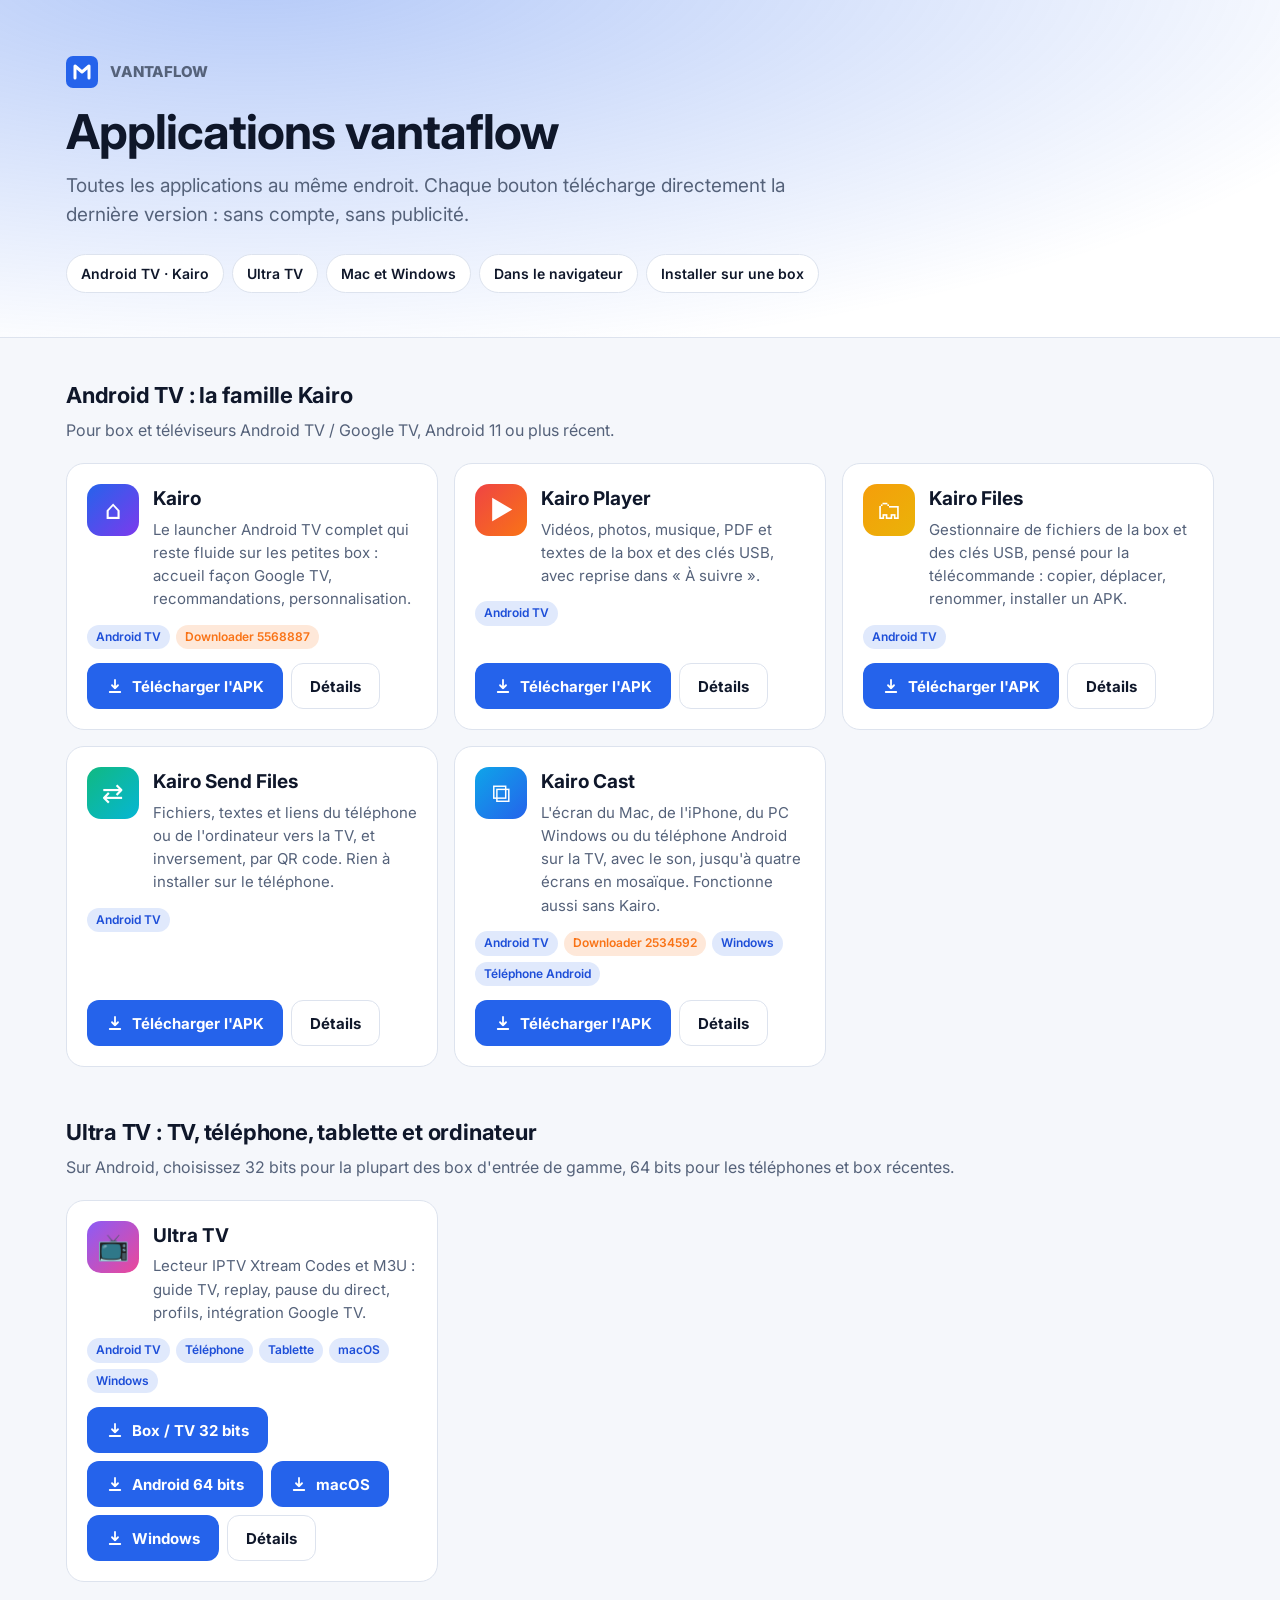
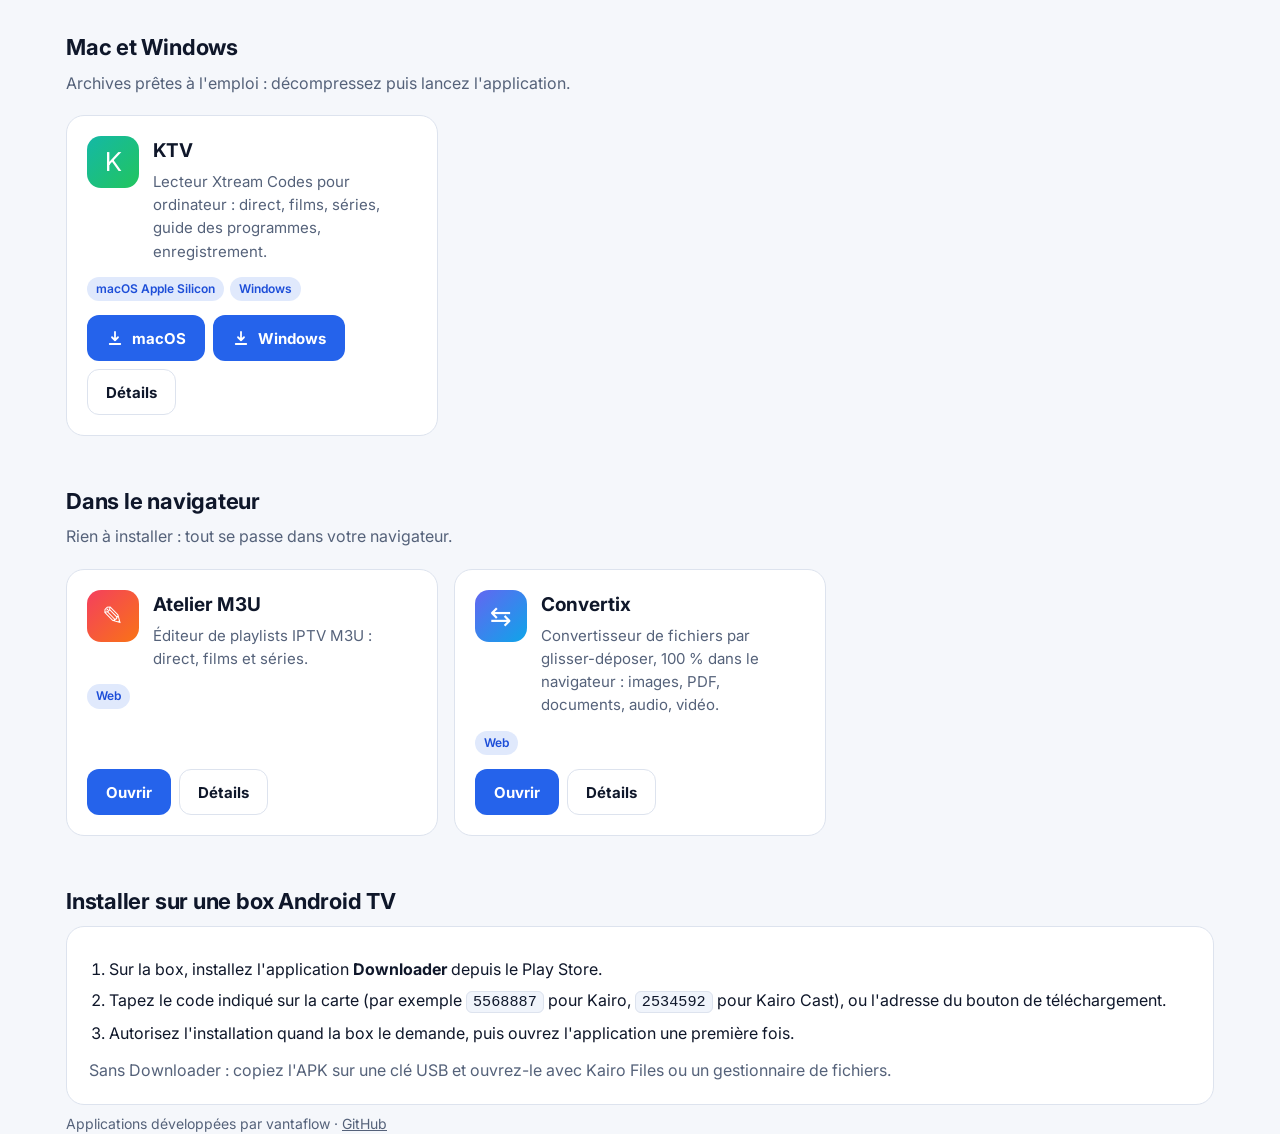
<file: index.html>
<!doctype html>
<html lang="fr">
<head>
<meta charset="utf-8">
<meta name="viewport" content="width=device-width, initial-scale=1">
<title>Applications vantaflow</title>
<meta property="og:type" content="website">
<meta property="og:locale" content="fr_FR">
<meta property="og:title" content="Applications vantaflow">
<meta property="og:description" content="Toutes les applications vantaflow, avec téléchargement direct de la dernière version.">
<meta property="og:url" content="https://vantaflow.github.io/apps/">
<meta name="description" content="Toutes les applications vantaflow : Kairo, Kairo Player, Kairo Files, Kairo Send Files, Kairo Cast, Ultra TV, KTV… Téléchargement direct de la dernière version.">
<link rel="icon" href="data:image/svg+xml,%3Csvg xmlns='http://www.w3.org/2000/svg' viewBox='0 0 64 64'%3E%3Crect width='64' height='64' rx='14' fill='%232563eb'/%3E%3Cpath d='M18 44V20l14 12 14-12v24' fill='none' stroke='white' stroke-width='6' stroke-linecap='round' stroke-linejoin='round'/%3E%3C/svg%3E">
<link rel="preconnect" href="https://fonts.googleapis.com">
<link rel="preconnect" href="https://fonts.gstatic.com" crossorigin>
<link href="https://fonts.googleapis.com/css2?family=Inter:wght@400;500;600;700;800&display=swap" rel="stylesheet">
<link rel="stylesheet" href="style.css">
</head>
<body>
<header class="hero">
  <div class="wrap">
    <div class="brand">
      <svg viewBox="0 0 64 64" aria-hidden="true"><rect width="64" height="64" rx="14" fill="#2563eb"/><path d="M18 44V20l14 12 14-12v24" fill="none" stroke="#fff" stroke-width="6" stroke-linecap="round" stroke-linejoin="round"/></svg>
      vantaflow
    </div>
    <h1>Applications vantaflow</h1>
    <p class="lead">Toutes les applications au même endroit. Chaque bouton télécharge directement la dernière version : sans compte, sans publicité.</p>
    <nav class="jump" aria-label="Sections">
      <a href="#kairo">Android TV · Kairo</a>
      <a href="#ultra">Ultra TV</a>
      <a href="#desktop">Mac et Windows</a>
      <a href="#web">Dans le navigateur</a>
      <a href="#installer">Installer sur une box</a>
    </nav>
  </div>
</header>

<main class="wrap">
  <section id="kairo">
    <h2>Android TV : la famille Kairo</h2>
    <p class="sub">Pour box et téléviseurs Android TV / Google TV, Android 11 ou plus récent.</p>
    <div class="grid">

      <article class="card">
        <div class="top"><div class="ico" style="background:linear-gradient(135deg,#2563eb,#7c3aed)">⌂</div>
          <div><h3>Kairo</h3><p>Le launcher Android TV complet qui reste fluide sur les petites box : accueil façon Google TV, recommandations, personnalisation.</p></div></div>
        <div class="tags"><span class="tag">Android TV</span><span class="tag dl">Downloader 5568887</span></div>
        <div class="actions">
          <a class="btn primary" href="https://github.com/vantaflow/kairo/releases/latest/download/kairo.apk"><svg viewBox="0 0 24 24" fill="none" stroke="currentColor" stroke-width="2.4" stroke-linecap="round" stroke-linejoin="round" aria-hidden="true"><path d="M12 4v11m0 0-4-4m4 4 4-4M5 20h14"/></svg>Télécharger l'APK</a>
          <a class="btn ghost" href="kairo/">Détails</a>
        </div>
      </article>

      <article class="card">
        <div class="top"><div class="ico" style="background:linear-gradient(135deg,#ef4444,#f97316)">▶</div>
          <div><h3>Kairo Player</h3><p>Vidéos, photos, musique, PDF et textes de la box et des clés USB, avec reprise dans « À suivre ».</p></div></div>
        <div class="tags"><span class="tag">Android TV</span></div>
        <div class="actions">
          <a class="btn primary" href="https://github.com/vantaflow/kairo/releases/latest/download/kairo-player.apk"><svg viewBox="0 0 24 24" fill="none" stroke="currentColor" stroke-width="2.4" stroke-linecap="round" stroke-linejoin="round" aria-hidden="true"><path d="M12 4v11m0 0-4-4m4 4 4-4M5 20h14"/></svg>Télécharger l'APK</a>
          <a class="btn ghost" href="kairo-player/">Détails</a>
        </div>
      </article>

      <article class="card">
        <div class="top"><div class="ico" style="background:linear-gradient(135deg,#f59e0b,#eab308)">🗂</div>
          <div><h3>Kairo Files</h3><p>Gestionnaire de fichiers de la box et des clés USB, pensé pour la télécommande : copier, déplacer, renommer, installer un APK.</p></div></div>
        <div class="tags"><span class="tag">Android TV</span></div>
        <div class="actions">
          <a class="btn primary" href="https://github.com/vantaflow/kairo/releases/latest/download/kairo-files.apk"><svg viewBox="0 0 24 24" fill="none" stroke="currentColor" stroke-width="2.4" stroke-linecap="round" stroke-linejoin="round" aria-hidden="true"><path d="M12 4v11m0 0-4-4m4 4 4-4M5 20h14"/></svg>Télécharger l'APK</a>
          <a class="btn ghost" href="kairo-files/">Détails</a>
        </div>
      </article>

      <article class="card">
        <div class="top"><div class="ico" style="background:linear-gradient(135deg,#10b981,#06b6d4)">⇄</div>
          <div><h3>Kairo Send Files</h3><p>Fichiers, textes et liens du téléphone ou de l'ordinateur vers la TV, et inversement, par QR code. Rien à installer sur le téléphone.</p></div></div>
        <div class="tags"><span class="tag">Android TV</span></div>
        <div class="actions">
          <a class="btn primary" href="https://github.com/vantaflow/kairo/releases/latest/download/kairo-send.apk"><svg viewBox="0 0 24 24" fill="none" stroke="currentColor" stroke-width="2.4" stroke-linecap="round" stroke-linejoin="round" aria-hidden="true"><path d="M12 4v11m0 0-4-4m4 4 4-4M5 20h14"/></svg>Télécharger l'APK</a>
          <a class="btn ghost" href="kairo-send/">Détails</a>
        </div>
      </article>

      <article class="card">
        <div class="top"><div class="ico" style="background:linear-gradient(135deg,#0ea5e9,#2563eb)">⧉</div>
          <div><h3>Kairo Cast</h3><p>L'écran du Mac, de l'iPhone, du PC Windows ou du téléphone Android sur la TV, avec le son, jusqu'à quatre écrans en mosaïque. Fonctionne aussi sans Kairo.</p></div></div>
        <div class="tags"><span class="tag">Android TV</span><span class="tag dl">Downloader 2534592</span><span class="tag">Windows</span><span class="tag">Téléphone Android</span></div>
        <div class="actions">
          <a class="btn primary" href="https://github.com/vantaflow/kairo-cast/releases/latest/download/kairo-cast.apk"><svg viewBox="0 0 24 24" fill="none" stroke="currentColor" stroke-width="2.4" stroke-linecap="round" stroke-linejoin="round" aria-hidden="true"><path d="M12 4v11m0 0-4-4m4 4 4-4M5 20h14"/></svg>Télécharger l'APK</a>
          <a class="btn ghost" href="kairo-cast/">Détails</a>
        </div>
      </article>

    </div>
  </section>

  <section id="ultra">
    <h2>Ultra TV : TV, téléphone, tablette et ordinateur</h2>
    <p class="sub">Sur Android, choisissez 32 bits pour la plupart des box d'entrée de gamme, 64 bits pour les téléphones et box récentes.</p>
    <div class="grid">
      <article class="card">
        <div class="top"><div class="ico" style="background:linear-gradient(135deg,#8b5cf6,#ec4899)">📺</div>
          <div><h3>Ultra TV</h3><p>Lecteur IPTV Xtream Codes et M3U : guide TV, replay, pause du direct, profils, intégration Google TV.</p></div></div>
        <div class="tags"><span class="tag">Android TV</span><span class="tag">Téléphone</span><span class="tag">Tablette</span><span class="tag">macOS</span><span class="tag">Windows</span></div>
        <div class="actions">
          <a class="btn primary" href="https://github.com/vantaflow/ultra-tv/releases/latest/download/UltraTV-armeabi-v7a.apk"><svg viewBox="0 0 24 24" fill="none" stroke="currentColor" stroke-width="2.4" stroke-linecap="round" stroke-linejoin="round" aria-hidden="true"><path d="M12 4v11m0 0-4-4m4 4 4-4M5 20h14"/></svg>Box / TV 32 bits</a>
          <a class="btn primary" href="https://github.com/vantaflow/ultra-tv/releases/latest/download/UltraTV-arm64-v8a.apk"><svg viewBox="0 0 24 24" fill="none" stroke="currentColor" stroke-width="2.4" stroke-linecap="round" stroke-linejoin="round" aria-hidden="true"><path d="M12 4v11m0 0-4-4m4 4 4-4M5 20h14"/></svg>Android 64 bits</a>
          <a class="btn primary" id="ultra-mac" href="https://github.com/vantaflow/ultra-tv/releases/download/desktop-v1.2.37/UltraTV-1.2.37-mac-universal.dmg"><svg viewBox="0 0 24 24" fill="none" stroke="currentColor" stroke-width="2.4" stroke-linecap="round" stroke-linejoin="round" aria-hidden="true"><path d="M12 4v11m0 0-4-4m4 4 4-4M5 20h14"/></svg>macOS</a>
          <a class="btn primary" id="ultra-win" href="https://github.com/vantaflow/ultra-tv/releases/download/desktop-v1.2.37/UltraTV-1.2.37-win-x64.exe"><svg viewBox="0 0 24 24" fill="none" stroke="currentColor" stroke-width="2.4" stroke-linecap="round" stroke-linejoin="round" aria-hidden="true"><path d="M12 4v11m0 0-4-4m4 4 4-4M5 20h14"/></svg>Windows</a>
          <a class="btn ghost" href="ultra-tv/">Détails</a>
        </div>
      </article>
    </div>
  </section>

  <section id="desktop">
    <h2>Mac et Windows</h2>
    <p class="sub">Archives prêtes à l'emploi : décompressez puis lancez l'application.</p>
    <div class="grid">
      <article class="card">
        <div class="top"><div class="ico" style="background:linear-gradient(135deg,#14b8a6,#22c55e)">K</div>
          <div><h3>KTV</h3><p>Lecteur Xtream Codes pour ordinateur : direct, films, séries, guide des programmes, enregistrement.</p></div></div>
        <div class="tags"><span class="tag">macOS Apple Silicon</span><span class="tag">Windows</span></div>
        <div class="actions">
          <a class="btn primary" href="https://github.com/vantaflow/ktv/releases/latest/download/KTV-macos-arm64.zip"><svg viewBox="0 0 24 24" fill="none" stroke="currentColor" stroke-width="2.4" stroke-linecap="round" stroke-linejoin="round" aria-hidden="true"><path d="M12 4v11m0 0-4-4m4 4 4-4M5 20h14"/></svg>macOS</a>
          <a class="btn primary" href="https://github.com/vantaflow/ktv/releases/latest/download/KTV-windows-x64.zip"><svg viewBox="0 0 24 24" fill="none" stroke="currentColor" stroke-width="2.4" stroke-linecap="round" stroke-linejoin="round" aria-hidden="true"><path d="M12 4v11m0 0-4-4m4 4 4-4M5 20h14"/></svg>Windows</a>
          <a class="btn ghost" href="ktv/">Détails</a>
        </div>
      </article>
    </div>
  </section>

  <section id="web">
    <h2>Dans le navigateur</h2>
    <p class="sub">Rien à installer : tout se passe dans votre navigateur.</p>
    <div class="grid">
      <article class="card">
        <div class="top"><div class="ico" style="background:linear-gradient(135deg,#f43f5e,#f97316)">✎</div>
          <div><h3>Atelier M3U</h3><p>Éditeur de playlists IPTV M3U : direct, films et séries.</p></div></div>
        <div class="tags"><span class="tag">Web</span></div>
        <div class="actions"><a class="btn primary" href="https://atelier-m3u.pages.dev">Ouvrir</a><a class="btn ghost" href="atelier-m3u/">Détails</a></div>
      </article>
      <article class="card">
        <div class="top"><div class="ico" style="background:linear-gradient(135deg,#6366f1,#0ea5e9)">⇆</div>
          <div><h3>Convertix</h3><p>Convertisseur de fichiers par glisser-déposer, 100 % dans le navigateur : images, PDF, documents, audio, vidéo.</p></div></div>
        <div class="tags"><span class="tag">Web</span></div>
        <div class="actions"><a class="btn primary" href="https://convertix-eh9.pages.dev">Ouvrir</a><a class="btn ghost" href="convertix/">Détails</a></div>
      </article>
    </div>
  </section>

  <section id="installer">
    <h2>Installer sur une box Android TV</h2>
    <div class="help">
      <ol>
        <li>Sur la box, installez l'application <strong>Downloader</strong> depuis le Play Store.</li>
        <li>Tapez le code indiqué sur la carte (par exemple <code>5568887</code> pour Kairo, <code>2534592</code> pour Kairo Cast), ou l'adresse du bouton de téléchargement.</li>
        <li>Autorisez l'installation quand la box le demande, puis ouvrez l'application une première fois.</li>
      </ol>
      <p class="sub" style="margin:12px 0 0">Sans Downloader : copiez l'APK sur une clé USB et ouvrez-le avec Kairo Files ou un gestionnaire de fichiers.</p>
    </div>
  </section>
</main>

<script>
// Ultra TV pour ordinateur : publications « desktop-v… » séparées ; on pointe vers la plus récente.
(async () => {
  try {
    const r = await fetch("https://api.github.com/repos/vantaflow/ultra-tv/releases?per_page=50");
    if (!r.ok) return;
    const rel = (await r.json()).find(x => /^desktop-v/.test(x.tag_name) && !x.draft && !x.prerelease);
    if (!rel) return;
    const pick = re => rel.assets.find(a => re.test(a.name));
    const mac = pick(/mac-universal\.dmg$/), win = pick(/win-x64\.exe$/);
    if (mac) document.getElementById("ultra-mac").href = mac.browser_download_url;
    if (win) document.getElementById("ultra-win").href = win.browser_download_url;
  } catch (e) { /* lien de secours déjà en place */ }
})();
</script>
<footer class="wrap">Applications développées par vantaflow · <a href="https://github.com/vantaflow">GitHub</a></footer>
</body>
</html>
</file>
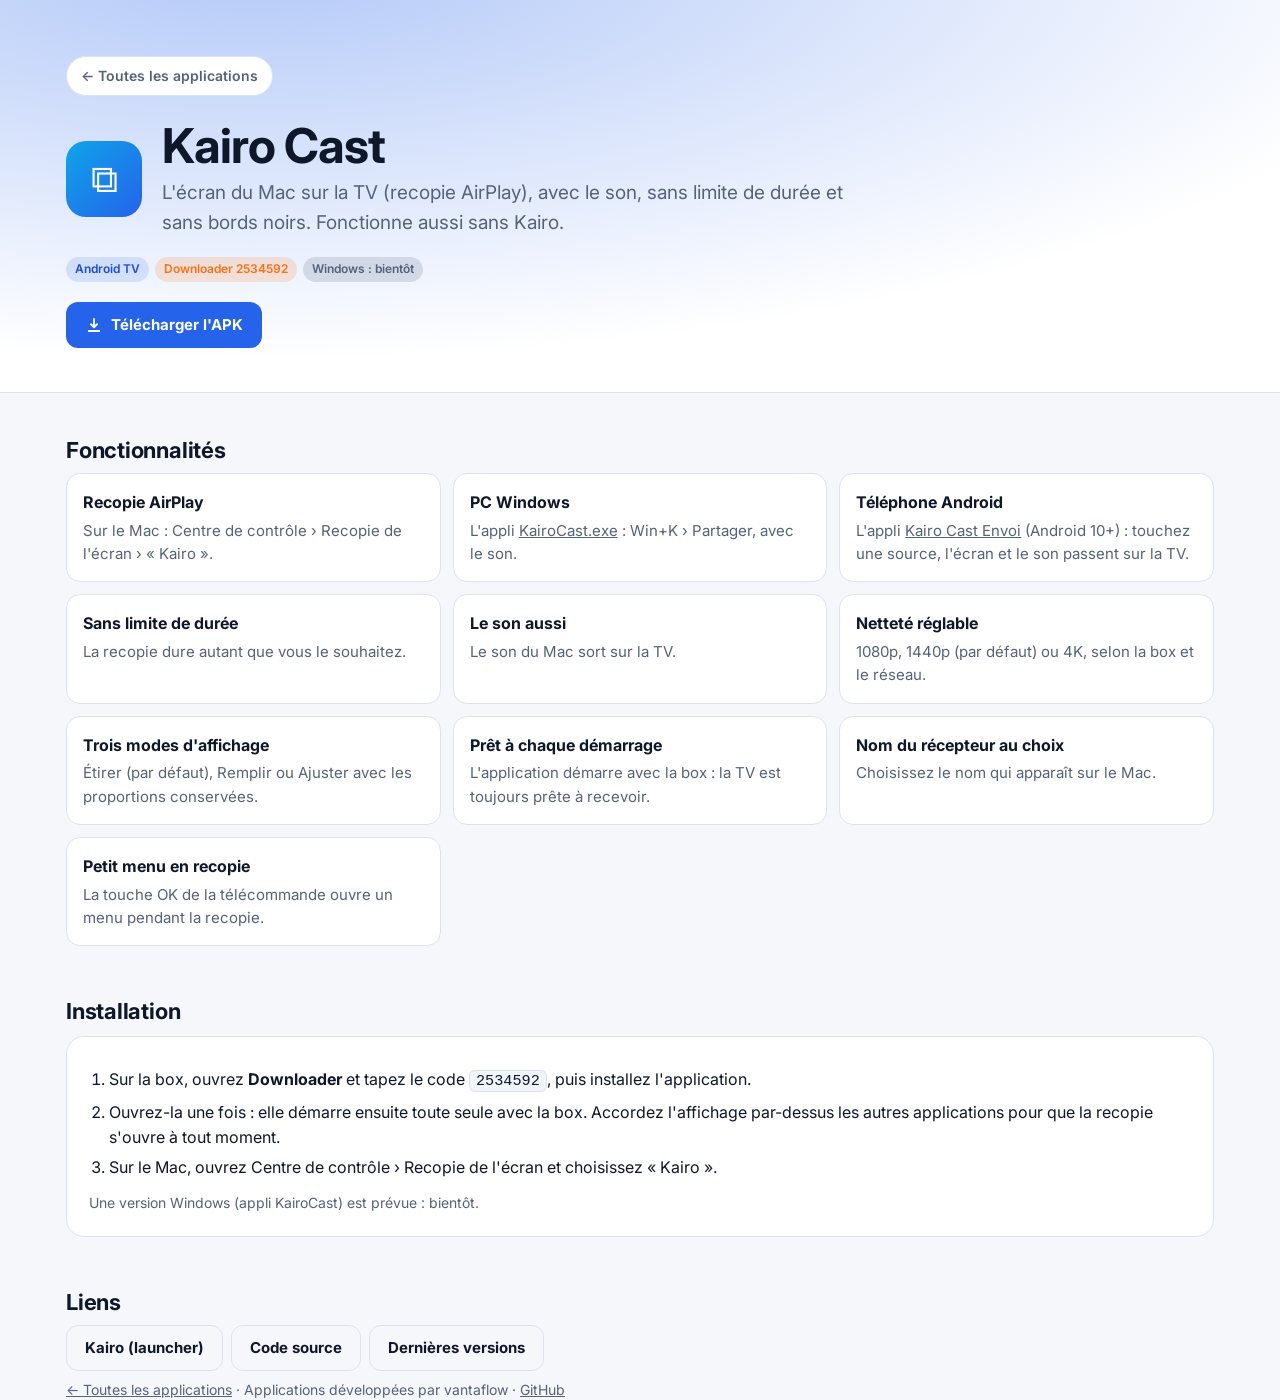
<file: kairo-cast/index.html>
<!doctype html>
<html lang="fr">
<head>
<meta charset="utf-8">
<meta name="viewport" content="width=device-width, initial-scale=1">
<title>Kairo Cast · Applications vantaflow</title>
<meta name="description" content="Kairo Cast : recopiez l&#x27;écran de votre Mac sur une TV Android TV grâce à AirPlay, avec le son et sans limite de durée.">
<meta property="og:type" content="website">
<meta property="og:locale" content="fr_FR">
<meta property="og:site_name" content="Applications vantaflow">
<meta property="og:title" content="Kairo Cast · Applications vantaflow">
<meta property="og:description" content="Kairo Cast : recopiez l&#x27;écran de votre Mac sur une TV Android TV grâce à AirPlay, avec le son et sans limite de durée.">
<meta property="og:url" content="https://vantaflow.github.io/apps/kairo-cast/">
<link rel="icon" href="data:image/svg+xml,%3Csvg xmlns='http://www.w3.org/2000/svg' viewBox='0 0 64 64'%3E%3Crect width='64' height='64' rx='14' fill='%232563eb'/%3E%3Cpath d='M18 44V20l14 12 14-12v24' fill='none' stroke='white' stroke-width='6' stroke-linecap='round' stroke-linejoin='round'/%3E%3C/svg%3E">
<link rel="preconnect" href="https://fonts.googleapis.com">
<link rel="preconnect" href="https://fonts.gstatic.com" crossorigin>
<link href="https://fonts.googleapis.com/css2?family=Inter:wght@400;500;600;700;800&display=swap" rel="stylesheet">
<link rel="stylesheet" href="../style.css">
</head>
<body>
<header class="hero">
  <div class="wrap">
    <a class="crumb" href="../">← Toutes les applications</a>
    <div class="dhead"><div class="ico" style="background:linear-gradient(135deg,#0ea5e9,#2563eb)">⧉</div>
      <div><h1>Kairo Cast</h1><p class="lead">L'écran du Mac sur la TV (recopie AirPlay), avec le son, sans limite de durée et sans bords noirs. Fonctionne aussi sans Kairo.</p></div></div>
    <div class="tags"><span class="tag">Android TV</span><span class="tag dl">Downloader 2534592</span><span class="tag soon">Windows : bientôt</span></div>
    <div class="actions"><a class="btn primary" href="https://github.com/vantaflow/kairo-cast/releases/latest/download/kairo-cast.apk"><svg viewBox="0 0 24 24" fill="none" stroke="currentColor" stroke-width="2.4" stroke-linecap="round" stroke-linejoin="round" aria-hidden="true"><path d="M12 4v11m0 0-4-4m4 4 4-4M5 20h14"/></svg>Télécharger l'APK</a></div>
  </div>
</header>

<main class="wrap">
  <section id="fonctionnalites">
    <h2>Fonctionnalités</h2>
    <div class="feats"><div class="feat"><h3>Recopie AirPlay</h3><p>Sur le Mac : Centre de contrôle › Recopie de l'écran › « Kairo ».</p></div><div class="feat"><h3>PC Windows</h3><p>L'appli <a href="https://github.com/vantaflow/kairo-cast/releases/latest/download/KairoCast.exe">KairoCast.exe</a> : Win+K › Partager, avec le son.</p></div><div class="feat"><h3>Téléphone Android</h3><p>L'appli <a href="https://github.com/vantaflow/kairo-cast/releases/latest/download/kairo-cast-envoi.apk">Kairo Cast Envoi</a> (Android 10+) : touchez une source, l'écran et le son passent sur la TV.</p></div><div class="feat"><h3>Sans limite de durée</h3><p>La recopie dure autant que vous le souhaitez.</p></div><div class="feat"><h3>Le son aussi</h3><p>Le son du Mac sort sur la TV.</p></div><div class="feat"><h3>Netteté réglable</h3><p>1080p, 1440p (par défaut) ou 4K, selon la box et le réseau.</p></div><div class="feat"><h3>Trois modes d'affichage</h3><p>Étirer (par défaut), Remplir ou Ajuster avec les proportions conservées.</p></div><div class="feat"><h3>Prêt à chaque démarrage</h3><p>L'application démarre avec la box : la TV est toujours prête à recevoir.</p></div><div class="feat"><h3>Nom du récepteur au choix</h3><p>Choisissez le nom qui apparaît sur le Mac.</p></div><div class="feat"><h3>Petit menu en recopie</h3><p>La touche OK de la télécommande ouvre un menu pendant la recopie.</p></div></div>
  </section>
  
  <section id="installation">
    <h2>Installation</h2>
    <div class="help"><ol><li>Sur la box, ouvrez <strong>Downloader</strong> et tapez le code <code>2534592</code>, puis installez l'application.</li><li>Ouvrez-la une fois : elle démarre ensuite toute seule avec la box. Accordez l'affichage par-dessus les autres applications pour que la recopie s'ouvre à tout moment.</li><li>Sur le Mac, ouvrez Centre de contrôle › Recopie de l'écran et choisissez « Kairo ».</li></ol><p class="note">Une version Windows (appli KairoCast) est prévue : bientôt.</p></div>
  </section>
  <section id="liens">
    <h2>Liens</h2>
    <div class="links"><a class="btn ghost" href="../kairo/">Kairo (launcher)</a><a class="btn ghost" href="https://github.com/vantaflow/kairo-cast">Code source</a><a class="btn ghost" href="https://github.com/vantaflow/kairo-cast/releases">Dernières versions</a></div>
  </section>
</main>

<footer class="wrap"><a href="../">← Toutes les applications</a> · Applications développées par vantaflow · <a href="https://github.com/vantaflow">GitHub</a></footer>
</body>
</html>
</file>
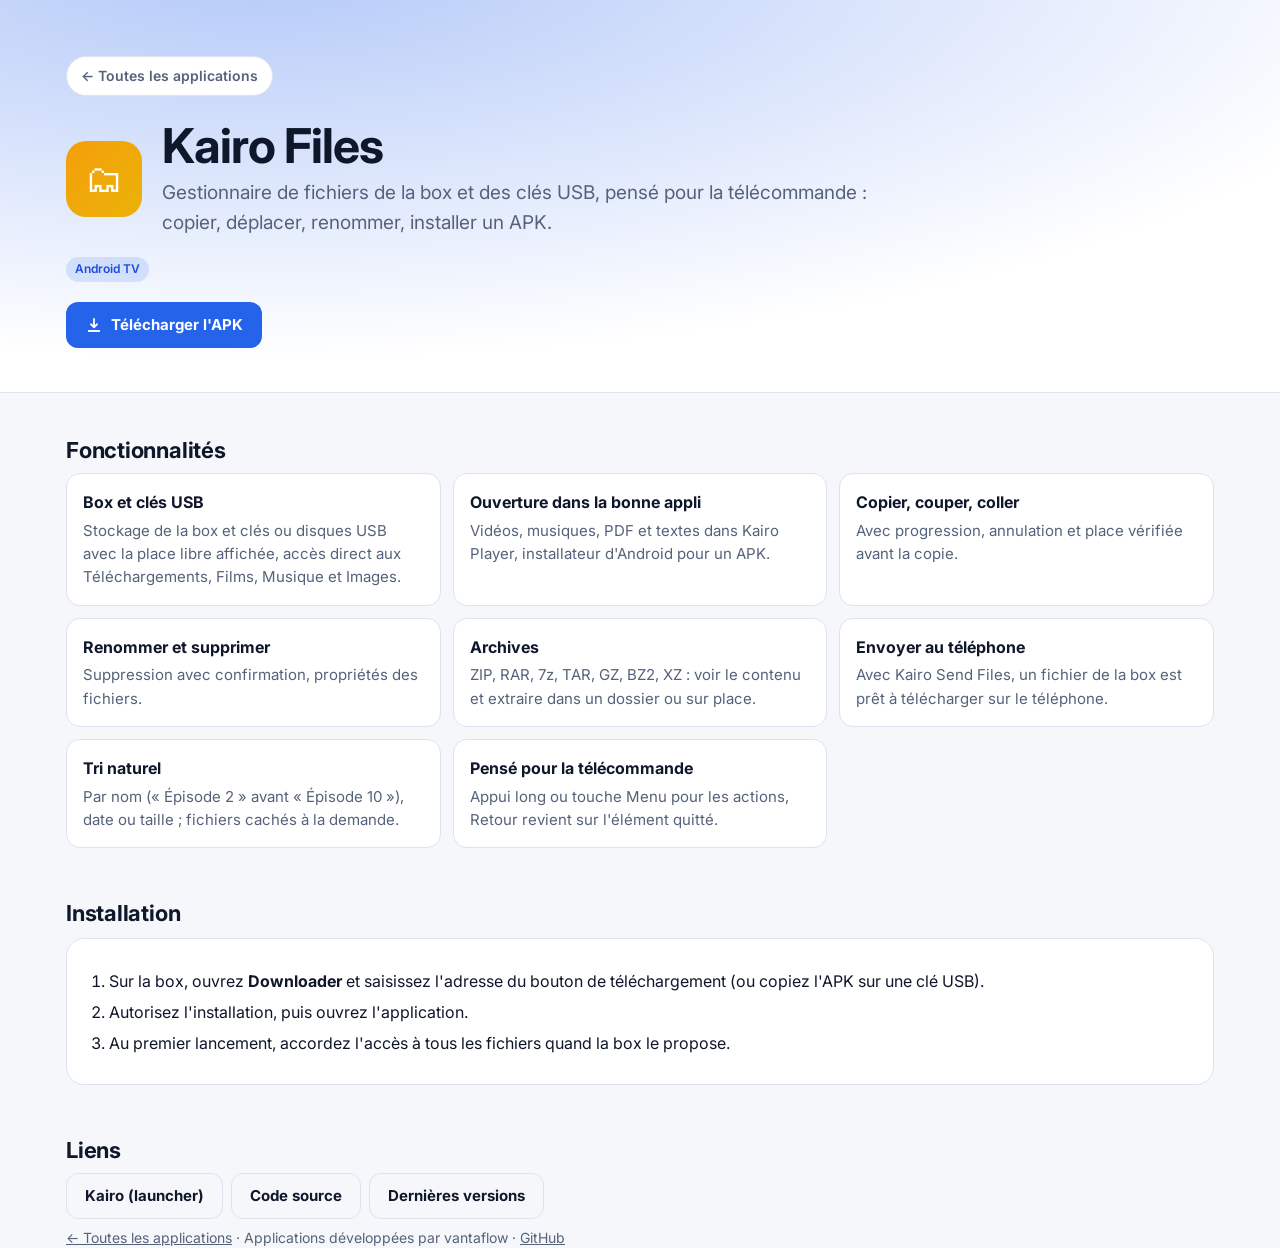
<file: kairo-files/index.html>
<!doctype html>
<html lang="fr">
<head>
<meta charset="utf-8">
<meta name="viewport" content="width=device-width, initial-scale=1">
<title>Kairo Files · Applications vantaflow</title>
<meta name="description" content="Kairo Files : gestionnaire de fichiers Android TV pensé pour la télécommande, avec archives et installation d&#x27;APK.">
<meta property="og:type" content="website">
<meta property="og:locale" content="fr_FR">
<meta property="og:site_name" content="Applications vantaflow">
<meta property="og:title" content="Kairo Files · Applications vantaflow">
<meta property="og:description" content="Kairo Files : gestionnaire de fichiers Android TV pensé pour la télécommande, avec archives et installation d&#x27;APK.">
<meta property="og:url" content="https://vantaflow.github.io/apps/kairo-files/">
<link rel="icon" href="data:image/svg+xml,%3Csvg xmlns='http://www.w3.org/2000/svg' viewBox='0 0 64 64'%3E%3Crect width='64' height='64' rx='14' fill='%232563eb'/%3E%3Cpath d='M18 44V20l14 12 14-12v24' fill='none' stroke='white' stroke-width='6' stroke-linecap='round' stroke-linejoin='round'/%3E%3C/svg%3E">
<link rel="preconnect" href="https://fonts.googleapis.com">
<link rel="preconnect" href="https://fonts.gstatic.com" crossorigin>
<link href="https://fonts.googleapis.com/css2?family=Inter:wght@400;500;600;700;800&display=swap" rel="stylesheet">
<link rel="stylesheet" href="../style.css">
</head>
<body>
<header class="hero">
  <div class="wrap">
    <a class="crumb" href="../">← Toutes les applications</a>
    <div class="dhead"><div class="ico" style="background:linear-gradient(135deg,#f59e0b,#eab308)">🗂</div>
      <div><h1>Kairo Files</h1><p class="lead">Gestionnaire de fichiers de la box et des clés USB, pensé pour la télécommande : copier, déplacer, renommer, installer un APK.</p></div></div>
    <div class="tags"><span class="tag">Android TV</span></div>
    <div class="actions"><a class="btn primary" href="https://github.com/vantaflow/kairo/releases/latest/download/kairo-files.apk"><svg viewBox="0 0 24 24" fill="none" stroke="currentColor" stroke-width="2.4" stroke-linecap="round" stroke-linejoin="round" aria-hidden="true"><path d="M12 4v11m0 0-4-4m4 4 4-4M5 20h14"/></svg>Télécharger l'APK</a></div>
  </div>
</header>

<main class="wrap">
  <section id="fonctionnalites">
    <h2>Fonctionnalités</h2>
    <div class="feats"><div class="feat"><h3>Box et clés USB</h3><p>Stockage de la box et clés ou disques USB avec la place libre affichée, accès direct aux Téléchargements, Films, Musique et Images.</p></div><div class="feat"><h3>Ouverture dans la bonne appli</h3><p>Vidéos, musiques, PDF et textes dans Kairo Player, installateur d'Android pour un APK.</p></div><div class="feat"><h3>Copier, couper, coller</h3><p>Avec progression, annulation et place vérifiée avant la copie.</p></div><div class="feat"><h3>Renommer et supprimer</h3><p>Suppression avec confirmation, propriétés des fichiers.</p></div><div class="feat"><h3>Archives</h3><p>ZIP, RAR, 7z, TAR, GZ, BZ2, XZ : voir le contenu et extraire dans un dossier ou sur place.</p></div><div class="feat"><h3>Envoyer au téléphone</h3><p>Avec Kairo Send Files, un fichier de la box est prêt à télécharger sur le téléphone.</p></div><div class="feat"><h3>Tri naturel</h3><p>Par nom (« Épisode 2 » avant « Épisode 10 »), date ou taille ; fichiers cachés à la demande.</p></div><div class="feat"><h3>Pensé pour la télécommande</h3><p>Appui long ou touche Menu pour les actions, Retour revient sur l'élément quitté.</p></div></div>
  </section>
  
  <section id="installation">
    <h2>Installation</h2>
    <div class="help"><ol><li>Sur la box, ouvrez <strong>Downloader</strong> et saisissez l'adresse du bouton de téléchargement (ou copiez l'APK sur une clé USB).</li><li>Autorisez l'installation, puis ouvrez l'application.</li><li>Au premier lancement, accordez l'accès à tous les fichiers quand la box le propose.</li></ol></div>
  </section>
  <section id="liens">
    <h2>Liens</h2>
    <div class="links"><a class="btn ghost" href="../kairo/">Kairo (launcher)</a><a class="btn ghost" href="https://github.com/vantaflow/kairo#kairo-files">Code source</a><a class="btn ghost" href="https://github.com/vantaflow/kairo/releases">Dernières versions</a></div>
  </section>
</main>

<footer class="wrap"><a href="../">← Toutes les applications</a> · Applications développées par vantaflow · <a href="https://github.com/vantaflow">GitHub</a></footer>
</body>
</html>
</file>
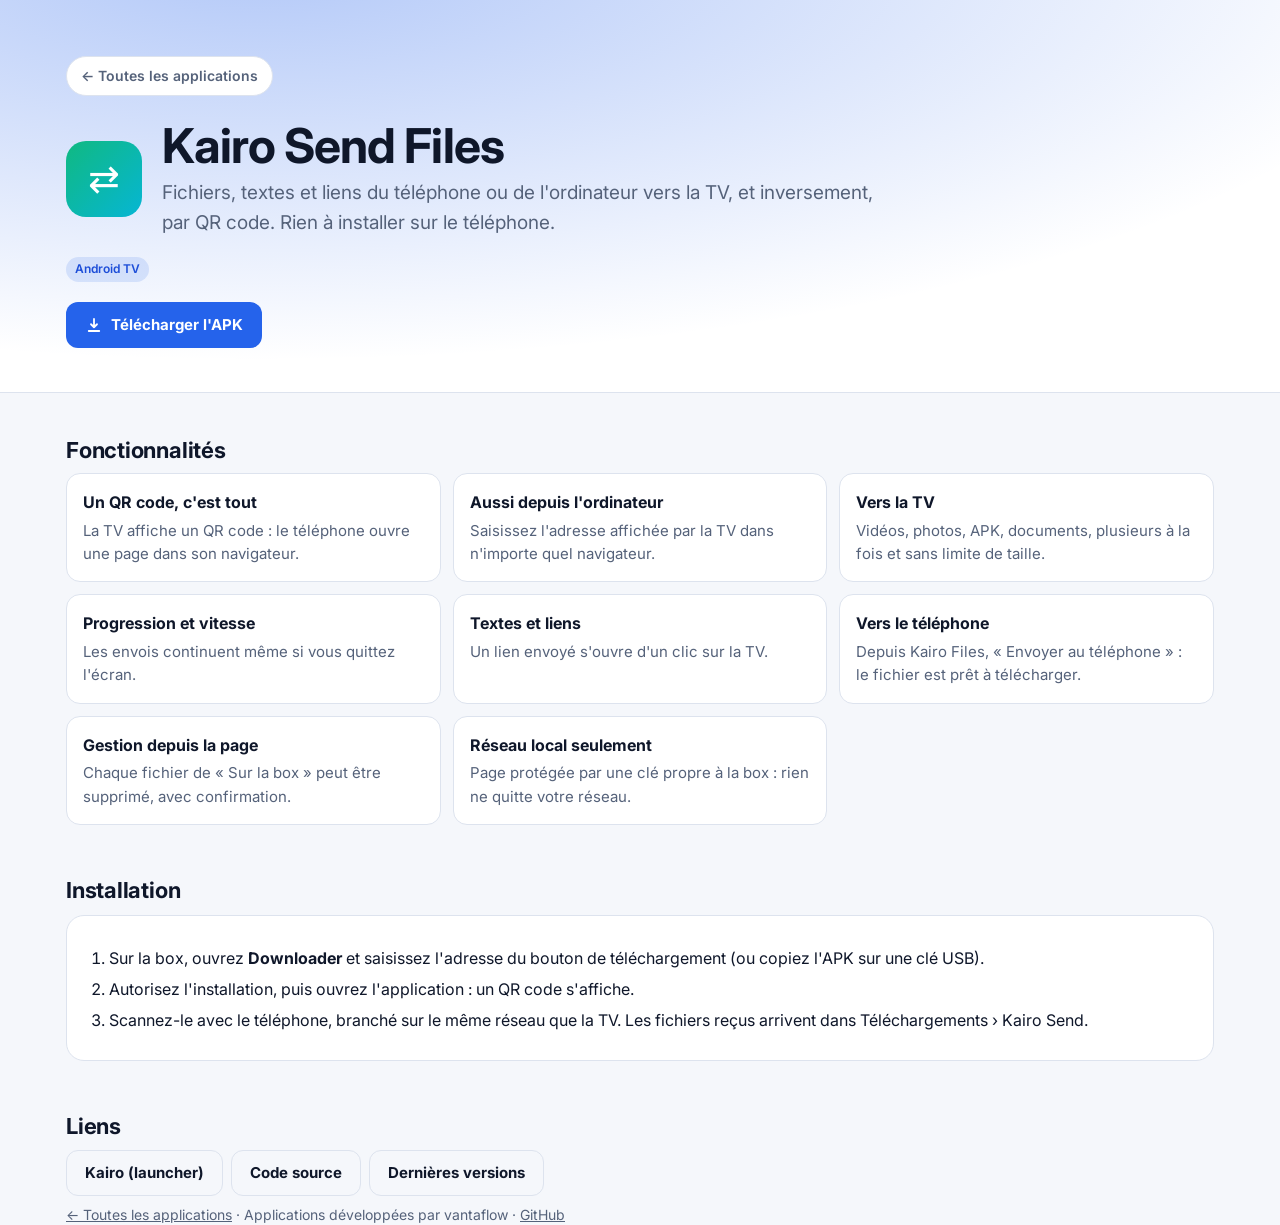
<file: kairo-send/index.html>
<!doctype html>
<html lang="fr">
<head>
<meta charset="utf-8">
<meta name="viewport" content="width=device-width, initial-scale=1">
<title>Kairo Send Files · Applications vantaflow</title>
<meta name="description" content="Kairo Send Files : envoyez fichiers, textes et liens entre téléphone, ordinateur et TV par QR code.">
<meta property="og:type" content="website">
<meta property="og:locale" content="fr_FR">
<meta property="og:site_name" content="Applications vantaflow">
<meta property="og:title" content="Kairo Send Files · Applications vantaflow">
<meta property="og:description" content="Kairo Send Files : envoyez fichiers, textes et liens entre téléphone, ordinateur et TV par QR code.">
<meta property="og:url" content="https://vantaflow.github.io/apps/kairo-send/">
<link rel="icon" href="data:image/svg+xml,%3Csvg xmlns='http://www.w3.org/2000/svg' viewBox='0 0 64 64'%3E%3Crect width='64' height='64' rx='14' fill='%232563eb'/%3E%3Cpath d='M18 44V20l14 12 14-12v24' fill='none' stroke='white' stroke-width='6' stroke-linecap='round' stroke-linejoin='round'/%3E%3C/svg%3E">
<link rel="preconnect" href="https://fonts.googleapis.com">
<link rel="preconnect" href="https://fonts.gstatic.com" crossorigin>
<link href="https://fonts.googleapis.com/css2?family=Inter:wght@400;500;600;700;800&display=swap" rel="stylesheet">
<link rel="stylesheet" href="../style.css">
</head>
<body>
<header class="hero">
  <div class="wrap">
    <a class="crumb" href="../">← Toutes les applications</a>
    <div class="dhead"><div class="ico" style="background:linear-gradient(135deg,#10b981,#06b6d4)">⇄</div>
      <div><h1>Kairo Send Files</h1><p class="lead">Fichiers, textes et liens du téléphone ou de l'ordinateur vers la TV, et inversement, par QR code. Rien à installer sur le téléphone.</p></div></div>
    <div class="tags"><span class="tag">Android TV</span></div>
    <div class="actions"><a class="btn primary" href="https://github.com/vantaflow/kairo/releases/latest/download/kairo-send.apk"><svg viewBox="0 0 24 24" fill="none" stroke="currentColor" stroke-width="2.4" stroke-linecap="round" stroke-linejoin="round" aria-hidden="true"><path d="M12 4v11m0 0-4-4m4 4 4-4M5 20h14"/></svg>Télécharger l'APK</a></div>
  </div>
</header>

<main class="wrap">
  <section id="fonctionnalites">
    <h2>Fonctionnalités</h2>
    <div class="feats"><div class="feat"><h3>Un QR code, c'est tout</h3><p>La TV affiche un QR code : le téléphone ouvre une page dans son navigateur.</p></div><div class="feat"><h3>Aussi depuis l'ordinateur</h3><p>Saisissez l'adresse affichée par la TV dans n'importe quel navigateur.</p></div><div class="feat"><h3>Vers la TV</h3><p>Vidéos, photos, APK, documents, plusieurs à la fois et sans limite de taille.</p></div><div class="feat"><h3>Progression et vitesse</h3><p>Les envois continuent même si vous quittez l'écran.</p></div><div class="feat"><h3>Textes et liens</h3><p>Un lien envoyé s'ouvre d'un clic sur la TV.</p></div><div class="feat"><h3>Vers le téléphone</h3><p>Depuis Kairo Files, « Envoyer au téléphone » : le fichier est prêt à télécharger.</p></div><div class="feat"><h3>Gestion depuis la page</h3><p>Chaque fichier de « Sur la box » peut être supprimé, avec confirmation.</p></div><div class="feat"><h3>Réseau local seulement</h3><p>Page protégée par une clé propre à la box : rien ne quitte votre réseau.</p></div></div>
  </section>
  
  <section id="installation">
    <h2>Installation</h2>
    <div class="help"><ol><li>Sur la box, ouvrez <strong>Downloader</strong> et saisissez l'adresse du bouton de téléchargement (ou copiez l'APK sur une clé USB).</li><li>Autorisez l'installation, puis ouvrez l'application : un QR code s'affiche.</li><li>Scannez-le avec le téléphone, branché sur le même réseau que la TV. Les fichiers reçus arrivent dans Téléchargements › Kairo Send.</li></ol></div>
  </section>
  <section id="liens">
    <h2>Liens</h2>
    <div class="links"><a class="btn ghost" href="../kairo/">Kairo (launcher)</a><a class="btn ghost" href="https://github.com/vantaflow/kairo#kairo-send-files">Code source</a><a class="btn ghost" href="https://github.com/vantaflow/kairo/releases">Dernières versions</a></div>
  </section>
</main>

<footer class="wrap"><a href="../">← Toutes les applications</a> · Applications développées par vantaflow · <a href="https://github.com/vantaflow">GitHub</a></footer>
</body>
</html>
</file>
<file: style.css>
:root{
  --bg:#0b0f17;--bg2:#111827;--card:#151c2b;--card-h:#1b2436;--line:#263045;
  --text:#e8edf6;--muted:#9aa6bb;--accent:#3b82f6;--accent-2:#60a5fa;--accent-ink:#fff;
  --orange:#f97316;--green:#22c55e;--focus:#fbbf24;--radius:18px;
  color-scheme:dark;
}
@media (prefers-color-scheme: light){
  :root:not([data-theme="dark"]){
    --bg:#f5f7fb;--bg2:#ffffff;--card:#ffffff;--card-h:#f0f4fb;--line:#dde3ee;
    --text:#0f172a;--muted:#55627a;--accent:#2563eb;--accent-2:#1d4ed8;--focus:#d97706;
    color-scheme:light;
  }
}
*{box-sizing:border-box}
html{-webkit-text-size-adjust:100%}
body{margin:0;background:var(--bg);color:var(--text);font:16px/1.55 Inter,system-ui,-apple-system,"Segoe UI",Roboto,sans-serif}
a{color:inherit}
.wrap{max-width:1180px;margin:0 auto;padding:0 16px}
header.hero{background:radial-gradient(1200px 400px at 20% -10%,color-mix(in srgb,var(--accent) 35%,transparent),transparent),var(--bg2);border-bottom:1px solid var(--line)}
.hero .wrap{padding-top:56px;padding-bottom:44px}
.brand{display:flex;align-items:center;gap:12px;font-weight:800;letter-spacing:-.01em;font-size:15px;color:var(--muted);text-transform:uppercase}
.brand svg{width:32px;height:32px}
h1{font-size:clamp(30px,5vw,48px);line-height:1.1;margin:18px 0 12px;letter-spacing:-.02em}
.lead{color:var(--muted);font-size:clamp(16px,2vw,19px);max-width:720px;margin:0}
nav.jump{display:flex;flex-wrap:wrap;gap:8px;margin-top:24px}
nav.jump a{text-decoration:none;font-weight:600;font-size:14px;padding:8px 14px;border:1px solid var(--line);border-radius:999px;background:var(--card)}
nav.jump a:hover{background:var(--card-h)}
section{padding:40px 0 8px}
h2{font-size:22px;margin:0 0 6px;letter-spacing:-.01em}
.sub{color:var(--muted);margin:0 0 20px}
.grid{display:grid;grid-template-columns:repeat(auto-fill,minmax(300px,1fr));gap:16px}
.card{background:var(--card);border:1px solid var(--line);border-radius:var(--radius);padding:20px;display:flex;flex-direction:column;gap:14px}
.top{display:flex;gap:14px;align-items:flex-start}
.ico{flex:0 0 52px;height:52px;border-radius:14px;display:grid;place-items:center;font-size:26px;color:#fff}
.card h3{margin:0;font-size:19px}
.card p{margin:4px 0 0;color:var(--muted);font-size:15px}
.tags{display:flex;flex-wrap:wrap;gap:6px}
.tag{font-size:12px;font-weight:600;padding:3px 9px;border-radius:999px;background:color-mix(in srgb,var(--accent) 14%,transparent);color:var(--accent-2)}
.tag.dl{background:color-mix(in srgb,var(--orange) 16%,transparent);color:var(--orange)}
.tag.soon{background:color-mix(in srgb,var(--muted) 18%,transparent);color:var(--muted)}
.actions{display:flex;flex-wrap:wrap;gap:8px;margin-top:auto}
.btn{display:inline-flex;align-items:center;gap:8px;min-height:46px;padding:10px 18px;border-radius:12px;font-weight:700;font-size:15px;text-decoration:none;border:1px solid transparent}
.btn.primary{background:var(--accent);color:var(--accent-ink)}
.btn.primary:hover{background:var(--accent-2)}
.btn.ghost{border-color:var(--line);background:transparent}
.btn.ghost:hover{background:var(--card-h)}
.btn svg{width:18px;height:18px}
a:focus-visible,.btn:focus-visible{outline:3px solid var(--focus);outline-offset:3px}
.help{background:var(--card);border:1px solid var(--line);border-radius:var(--radius);padding:22px;margin-top:8px}
.help ol{margin:8px 0 0;padding-left:20px}
.help li{margin:6px 0}
code{font-family:ui-monospace,SFMono-Regular,Menlo,monospace;background:var(--card-h);border:1px solid var(--line);padding:1px 6px;border-radius:6px;font-size:.95em}
footer{color:var(--muted);font-size:14px;padding:40px 0 48px}
@media (max-width:640px){.hero .wrap{padding-top:36px;padding-bottom:30px}.grid{grid-template-columns:1fr}.btn{flex:1 1 auto;justify-content:center}}

/* Pages de détail */
.crumb{display:inline-flex;align-items:center;gap:6px;text-decoration:none;font-weight:600;font-size:14px;color:var(--muted);padding:8px 14px;border:1px solid var(--line);border-radius:999px;background:var(--card);margin-bottom:24px}
.crumb:hover{background:var(--card-h);color:var(--text)}
.dhead{display:flex;gap:20px;align-items:center;flex-wrap:wrap}
.dhead .ico{flex:0 0 76px;height:76px;border-radius:20px;font-size:38px}
.dhead h1{margin:0 0 6px}
.dhead .lead{margin:0}
.hero .tags{margin-top:20px}
.hero .actions{margin-top:20px}
.feats{display:grid;grid-template-columns:repeat(auto-fill,minmax(280px,1fr));gap:12px}
.feat{background:var(--card);border:1px solid var(--line);border-radius:14px;padding:16px}
.feat h3{margin:0 0 4px;font-size:16px}
.feat p{margin:0;color:var(--muted);font-size:15px}
.shots{display:grid;grid-template-columns:repeat(auto-fill,minmax(300px,1fr));gap:14px}
.shots figure{margin:0;background:var(--card);border:1px solid var(--line);border-radius:14px;overflow:hidden}
.shots img{display:block;width:100%;height:auto;background:var(--card-h)}
.shots figcaption{padding:10px 14px;color:var(--muted);font-size:14px}
.links{display:flex;flex-wrap:wrap;gap:8px}
.note{color:var(--muted);font-size:14px;margin:12px 0 0}
@media (max-width:640px){.shots{grid-template-columns:1fr}.dhead .ico{flex-basis:60px;height:60px;font-size:30px}}
</file>
